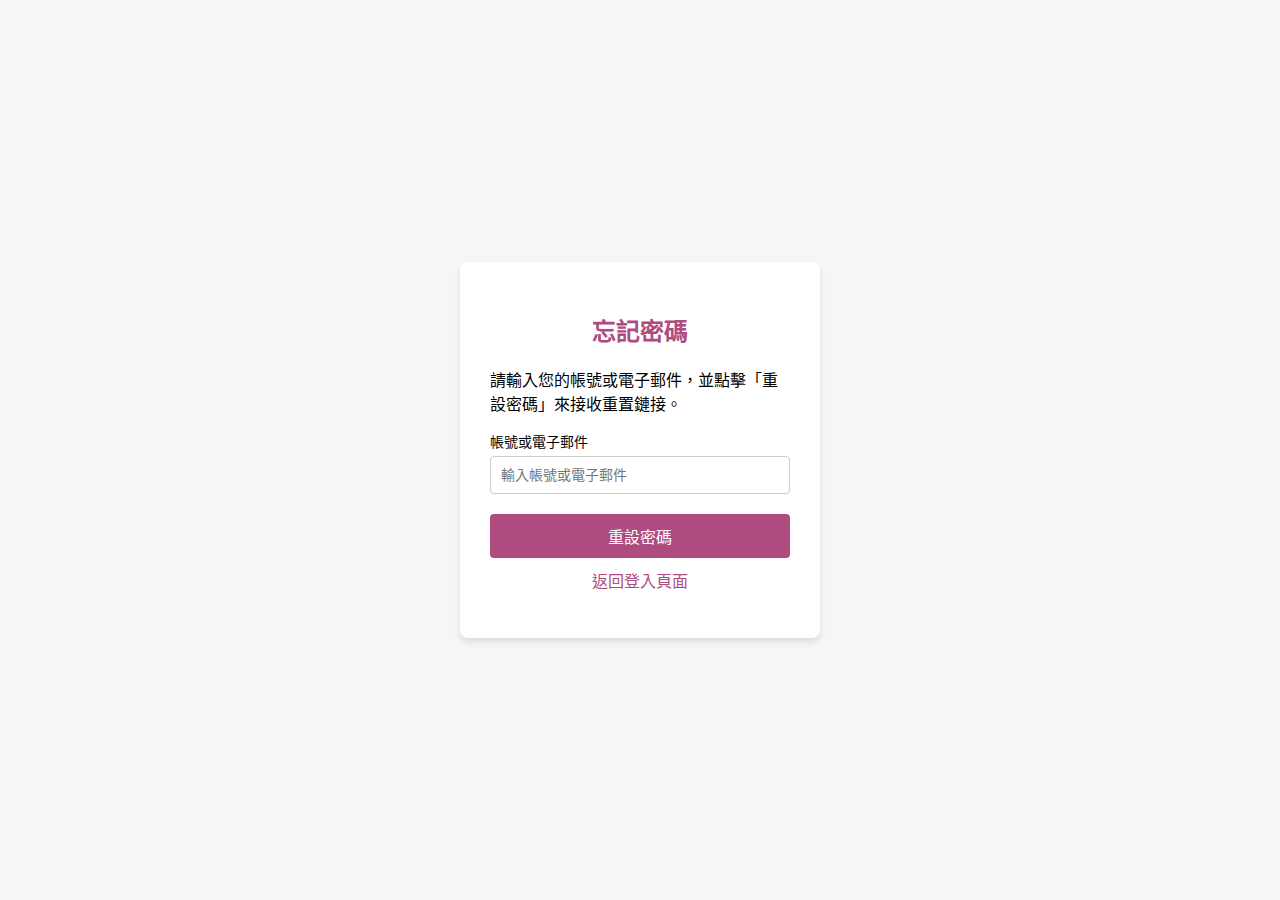
<file: forgotPassoword/forgot-password.html>
<!DOCTYPE html>
<html lang="zh-TW">
  <head>
    <meta charset="UTF-8" />
    <meta name="viewport" content="width=device-width, initial-scale=1.0" />
    <title>忘記密碼</title>
    <link rel="stylesheet" href="forgot-password.css" />
  </head>
  <body>
    <div class="container">
      <div class="forgot-password-form">
        <h2>忘記密碼</h2>
        <p>請輸入您的帳號或電子郵件，並點擊「重設密碼」來接收重置鏈接。</p>
        <form id="forgotPasswordForm">
          <div class="form-group">
            <label for="username-email">帳號或電子郵件</label>
            <input
              type="text"
              id="username-email"
              placeholder="輸入帳號或電子郵件"
              required
            />
          </div>
          <button type="submit" id="resetBtn">重設密碼</button>
          <p class="back-to-login">
            <a href="../../index.html">返回登入頁面</a>
          </p>
        </form>
        <div id="message" class="message"></div>
      </div>
    </div>

    <script src="./forgot-passowrd.js"></script>
  </body>
</html>
</file>
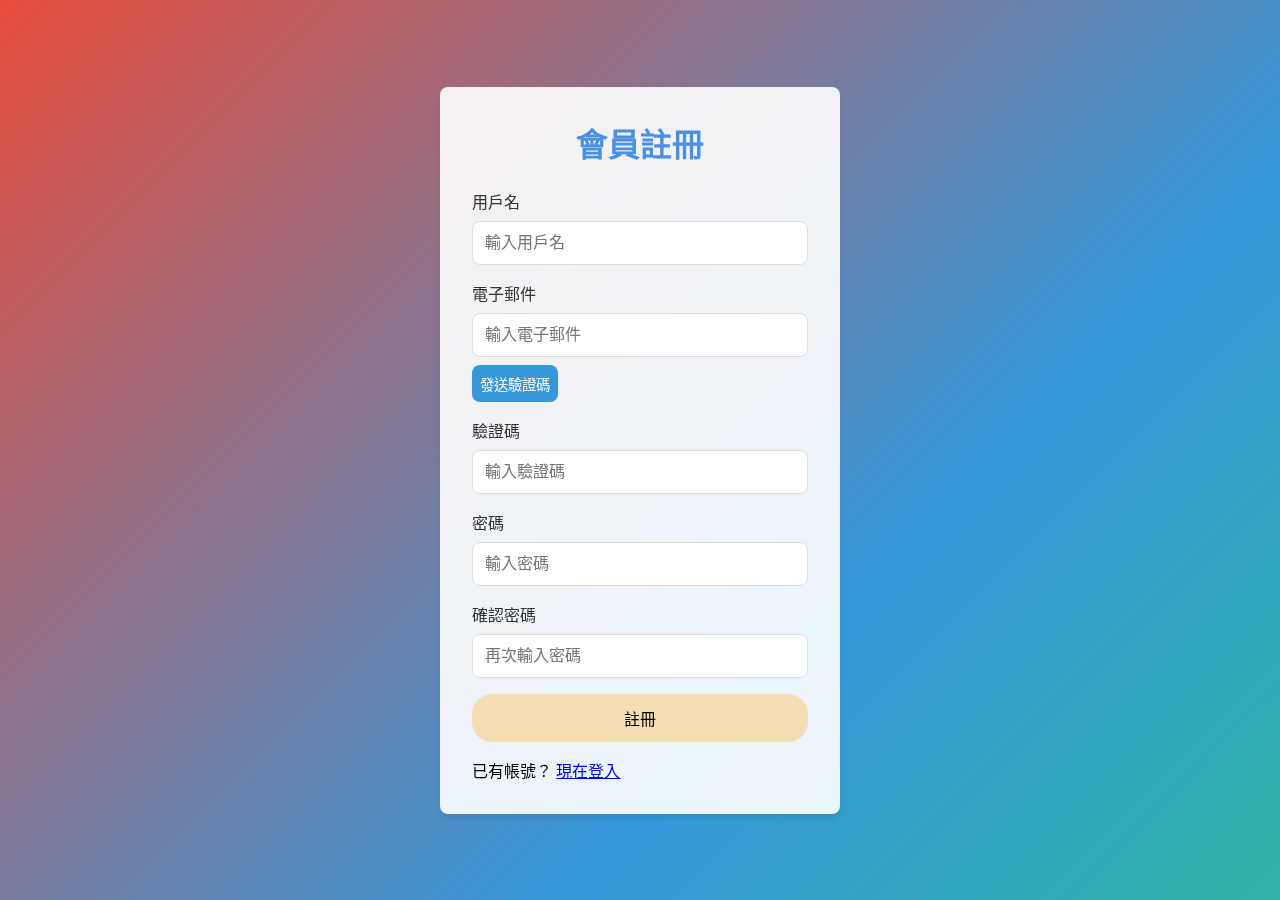
<file: register/register.html>
<!DOCTYPE html>
<html lang="zh-TW">
  <head>
    <meta charset="UTF-8" />
    <meta name="viewport" content="width=device-width, initial-scale=1.0" />
    <title>會員註冊</title>
    <link rel="stylesheet" href="register.css" />
  </head>
  <body>
    <div class="register-container">
      <div class="register-card">
        <h1 class="register-title">會員註冊</h1>
        <form class="register-form" id="registerForm">
          <div class="form-group">
            <label for="username">用戶名</label>
            <input
              type="text"
              id="username"
              placeholder="輸入用戶名"
              required
            />
          </div>
          <div class="form-group">
            <label for="email">電子郵件</label>
            <input
              type="email"
              id="email"
              placeholder="輸入電子郵件"
              required
            />
            <button type="button" id="sendCodeBtn" class="btn-send-code">
              發送驗證碼
            </button>
          </div>
          <div class="form-group">
            <label for="verification-code">驗證碼</label>
            <input
              type="text"
              id="verification-code"
              placeholder="輸入驗證碼"
              required
            />
          </div>
          <div class="form-group">
            <label for="password">密碼</label>
            <input
              type="password"
              id="password"
              placeholder="輸入密碼"
              required
            />
          </div>
          <div class="form-group">
            <label for="confirm-password">確認密碼</label>
            <input
              type="password"
              id="confirm-password"
              placeholder="再次輸入密碼"
              required
            />
          </div>
          <div class="form-group">
            <button type="submit" class="btn-submit">註冊</button>
          </div>
        </form>
        <div class="form-footer">
          <p>
            已有帳號？
            <a href="../index.html" onclick="openLoginModal()">現在登入</a>
          </p>
        </div>
      </div>
    </div>
    <script src="register.js" defer></script>
    <script>
      function openLoginModal() {
        localStorage.setItem("showLoginModal", "true");
      }
    </script>
  </body>
</html>
</file>
<file: forgotPassoword/forgot-password.css>
/* 整體頁面樣式 */
body {
    font-family: Arial, sans-serif;
    background-color: #f4f7f6;
    margin: 0;
    padding: 0;
  }
  
  .container {
    display: flex;
    justify-content: center;
    align-items: center;
    height: 100vh;
  }
  
  .forgot-password-form {
    background-color: white;
    padding: 30px;
    border-radius: 8px;
    box-shadow: 0 4px 6px rgba(0, 0, 0, 0.1);
    width: 300px;
  }
  
  h2 {
    text-align: center;
    color: #af4c7f;
  }
  
  .form-group {
    margin-bottom: 20px;
  }
  
  label {
    display: block;
    font-size: 14px;
    margin-bottom: 5px;
  }
  
  input[type="text"] {
    width: 100%;
    padding: 10px;
    font-size: 14px;
    border: 1px solid #ccc;
    border-radius: 4px;
    box-sizing: border-box;
  }
  
  button {
    width: 100%;
    padding: 10px;
    background-color: #af4c7f;
    color: white;
    border: none;
    border-radius: 4px;
    font-size: 16px;
    cursor: pointer;
  }
  
  button:hover {
    background-color: #9c3f66;
  }
  
  .back-to-login {
    text-align: center;
    margin-top: 10px;
  }
  
  .back-to-login a {
    color: #af4c7f;
    text-decoration: none;
  }
  
  .message {
    margin-top: 20px;
    text-align: center;
    font-size: 14px;
    color: #d9534f;
  }
  
  #message {
    display: block;
    margin-top: 10px;
    font-size: 14px;
  }
</file>
<file: register/register.css>
/* 通用樣式重置 */
body,
h1,
p,
a,
form,
input,
button {
  margin: 0;
  padding: 0;
  box-sizing: border-box;
  font-family: "Arial", sans-serif;
}

/* 頁面背景 */
body {
  background: linear-gradient(135deg, #e74c3c, #3498db, #2ecc71, #f1c40f);
  display: flex;
  justify-content: center;
  align-items: center;
  min-height: 100vh;
  animation: gradient-rotation 8s linear infinite;
  background-size: 200% 200%;
}

@keyframes gradient-rotation {
  0% {
    background-position: 0% 50%;
  }
  25% {
    background-position: 50% 50%;
  }
  50% {
    background-position: 100% 50%;
  }
  75% {
    background-position: 50% 50%;
  }
  100% {
    background-position: 0% 50%;
  }
}

.error-message {
  color: red;
  font-size: 0.9rem;
  margin-top: 5px;
}

/* 註冊容器 */
.register-container {
  display: flex;
  justify-content: center;
  align-items: center;
  width: 100%;
  max-width: 400px;
  padding: 20px;
}

/* 註冊卡片 */
.register-card {
  width: 100%;
  padding: 2rem;
  background: rgba(255, 255, 255, 0.9); /* 半透明背景 */
  backdrop-filter: blur(10px); /* 背景霧化 */
  border-radius: 8px;
  box-shadow: 0 4px 6px -1px rgba(0, 0, 0, 0.1);
}

.register-title {
  text-align: center;
  color: #4a90e2;
  margin-bottom: 1.5rem;
}

.register-form .form-group {
  margin-bottom: 1rem;
}

.register-form label {
  display: block;
  margin-bottom: 0.5rem;
  color: #333;
}

.register-form input {
  width: 100%;
  padding: 0.75rem;
  border: 1px solid #ddd;
  border-radius: 8px;
  font-size: 1rem;
}

/* 發送驗證碼按鈕 */
.btn-send-code {
  margin-top: 0.5rem;
  padding: 0.5rem;
  background: #3498db;
  color: white;
  border: none;
  border-radius: 8px;
  cursor: pointer;
  font-size: 0.9rem;
  transition: background 0.3s ease;
}

.btn-send-code:hover {
  background: #2980b9;
}

.btn-send-code:focus {
  outline: none;
  box-shadow: 0 0 0 3px rgba(52, 152, 219, 0.5);
}

.btn-send-code:active {
  transform: translateY(1px);
  box-shadow: 0 3px 10px rgba(52, 152, 219, 0.2);
}

/* 註冊按鈕 */
.btn-submit {
  width: 100%;
  padding: 0.75rem;
  background: wheat;
  color: black;
  border: none;
  border-radius: 20px;
  cursor: pointer;
  font-size: 1rem;
  transition: background 0.3s ease, transform 0.3s ease;
}

.btn-submit:hover {
  background: red;
  transform: translateY(-2px);
  box-shadow: 0 5px 15px rgba(37, 99, 235, 0.3);
}

.btn-submit:focus {
  outline: none;
  box-shadow: 0 0 0 3px rgba(37, 99, 235, 0.5);
}

.btn-submit:active {
  transform: translateY(1px);
  box-shadow: 0 3px 10px rgba(37, 99, 235, 0.2);
}

/* 註冊頁腳 */
.register-footer {
  margin-top: 20px;
  font-size: 14px;
  color: #555;
}

.register-footer a {
  color: #3498db;
  text-decoration: none;
}

.register-footer a:hover {
  text-decoration: underline;
}

/* 註冊成功通知樣式 */
#successNotification {
  position: fixed;
  top: 50%; /* 垂直居中 */
  left: 50%; /* 水平居中 */
  transform: translate(-50%, -50%); /* 修正偏移量，達到真正居中 */
  background-color: #4caf50; /* 綠色背景 */
  color: white;
  padding: 20px;
  border-radius: 8px;
  font-size: 16px;
  font-weight: bold;
  box-shadow: 0 4px 8px rgba(0, 0, 0, 0.2);
  opacity: 0; /* 初始隱藏 */
  display: none; /* 初始隱藏 */
  transition: opacity 0.5s ease, transform 0.5s ease; /* 添加過渡效果 */
  z-index: 1000;
}

#successNotification.show {
  opacity: 1;
  transform: translateY(0); /* 彈出效果 */
}
</file>
